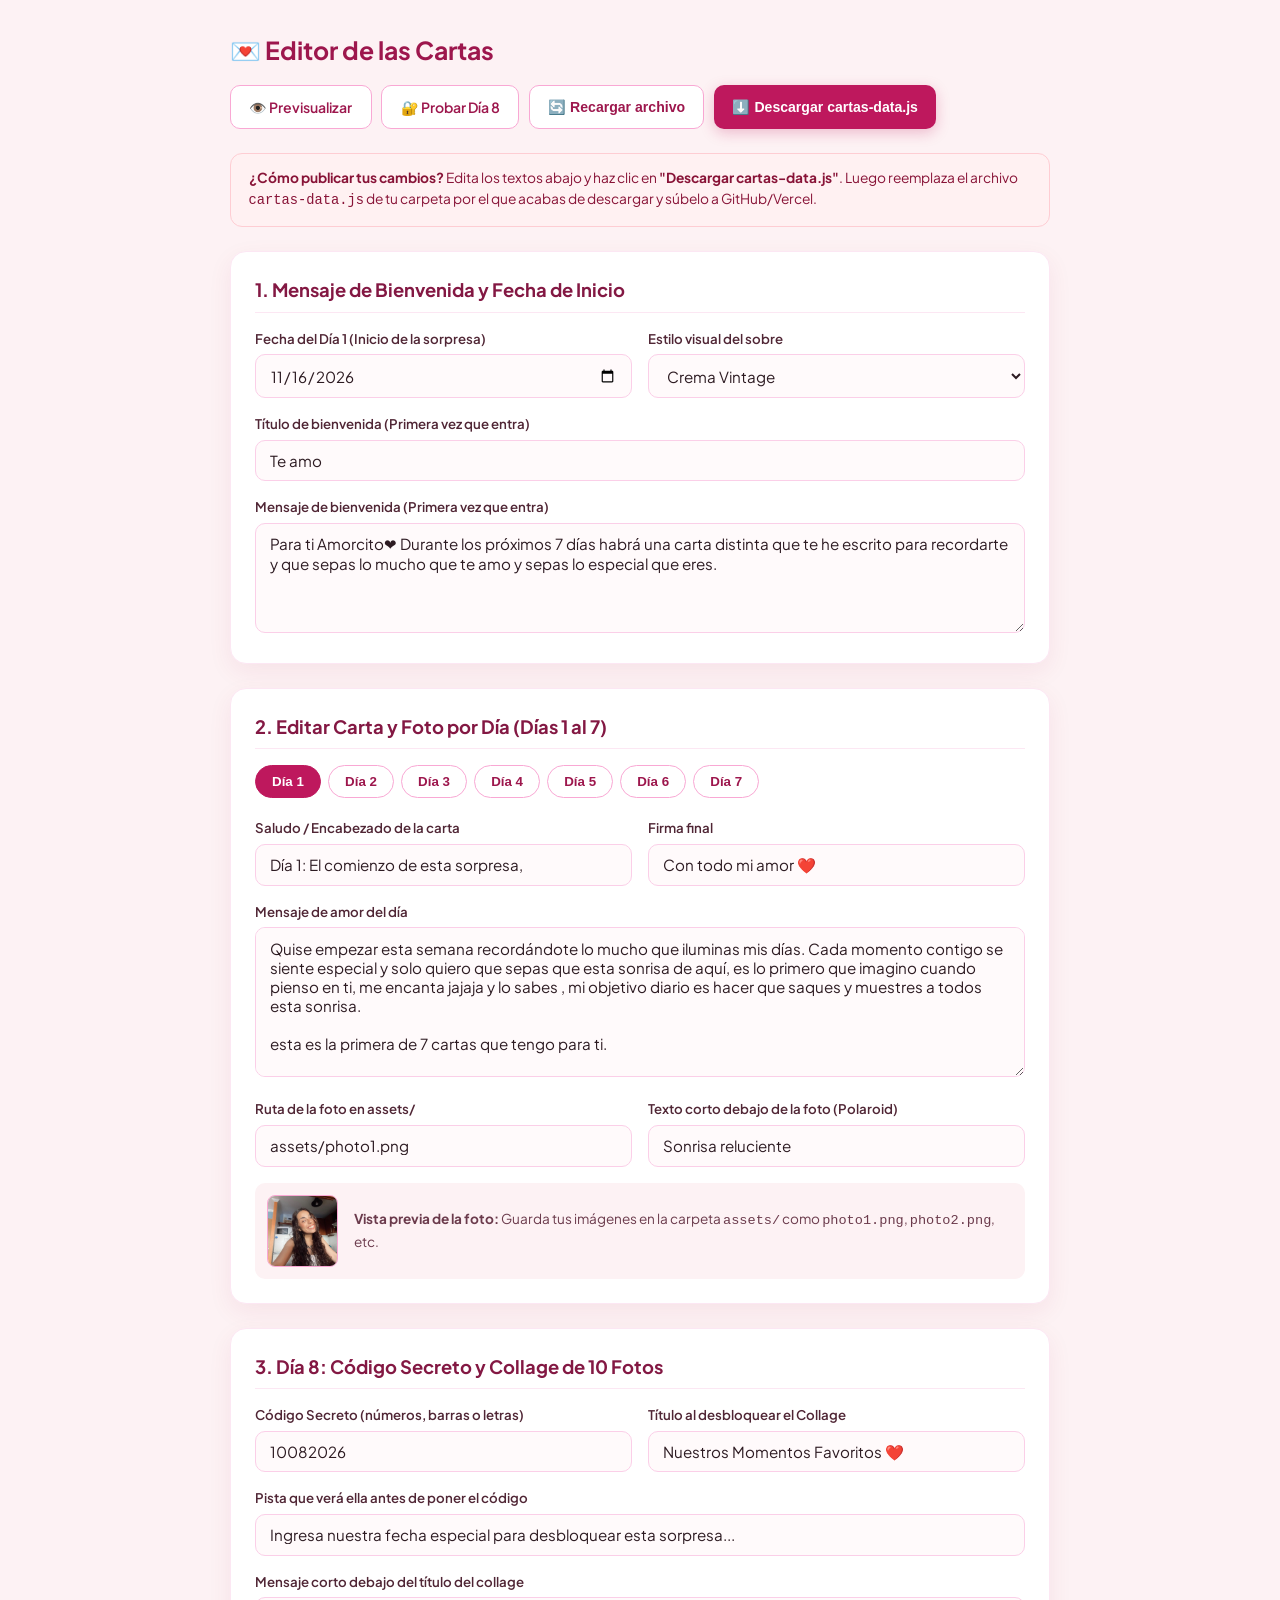
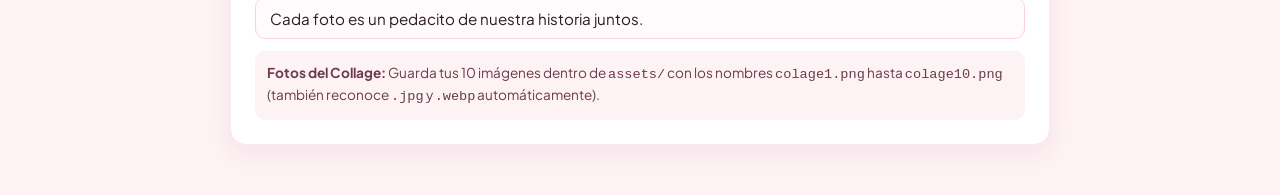
<file: index-admin.html>
<!DOCTYPE html>
<html lang="es">
<head>
  <meta charset="UTF-8">
  <meta name="viewport" content="width=device-width, initial-scale=1.0">
  <title>Admin - Editor de las Cartas 💌</title>
  <link href="https://fonts.googleapis.com/css2?family=Plus+Jakarta+Sans:wght@400;500;600;700&display=swap" rel="stylesheet">
  <link rel="stylesheet" href="styles.css">
  <script src="cartas-data.js"></script>
</head>
<body class="admin-page">

  <div class="admin-container">
    <header class="admin-header">
      <h1>💌 Editor de las Cartas</h1>
      <div class="actions-bar">
        <a href="index.html" target="_blank" class="btn btn-secondary">👁️ Previsualizar</a>
        <a href="index.html?dia=8" target="_blank" class="btn btn-secondary">🔐 Probar Día 8</a>
        <button class="btn btn-secondary" id="resetFromFileBtn" title="Descarta borrador local y recarga cartas-data.js">🔄 Recargar archivo</button>
        <button class="btn btn-primary" id="downloadFileBtn">⬇️ Descargar cartas-data.js</button>
      </div>
    </header>

    <div class="info-banner">
      <strong>¿Cómo publicar tus cambios?</strong> Edita los textos abajo y haz clic en <strong>"Descargar cartas-data.js"</strong>. Luego reemplaza el archivo <code>cartas-data.js</code> de tu carpeta por el que acabas de descargar y súbelo a GitHub/Vercel.
    </div>

    <!-- Configuración General y Mensaje de Bienvenida -->
    <section class="admin-card">
      <h2>1. Mensaje de Bienvenida y Fecha de Inicio</h2>
      <div class="grid-2">
        <div>
          <label for="startDate">Fecha del Día 1 (Inicio de la sorpresa)</label>
          <input type="date" id="startDate">
        </div>
        <div>
          <label for="themeSelect">Estilo visual del sobre</label>
          <select id="themeSelect">
            <option value="rose">Rosa Romántico</option>
            <option value="vintage">Crema Vintage</option>
            <option value="lavender">Lavanda Mágico</option>
            <option value="midnight">Medianoche Dorado</option>
          </select>
        </div>
      </div>

      <div style="margin-bottom: 1rem;">
        <label for="welcomeTitle">Título de bienvenida (Primera vez que entra)</label>
        <input type="text" id="welcomeTitle">
      </div>

      <div>
        <label for="welcomeMessage">Mensaje de bienvenida (Primera vez que entra)</label>
        <textarea id="welcomeMessage"></textarea>
      </div>
    </section>

    <!-- Editor por Día (1 al 7) -->
    <section class="admin-card">
      <h2>2. Editar Carta y Foto por Día (Días 1 al 7)</h2>
      <div class="day-tabs" id="dayTabs"></div>

      <div class="grid-2">
        <div>
          <label for="dayGreeting">Saludo / Encabezado de la carta</label>
          <input type="text" id="dayGreeting">
        </div>
        <div>
          <label for="daySignature">Firma final</label>
          <input type="text" id="daySignature">
        </div>
      </div>

      <div style="margin-bottom: 1rem;">
        <label for="dayBody">Mensaje de amor del día</label>
        <textarea id="dayBody" style="min-height: 150px;"></textarea>
      </div>

      <div class="grid-2">
        <div>
          <label for="dayPhoto">Ruta de la foto en assets/</label>
          <input type="text" id="dayPhoto" placeholder="assets/photo1.png">
        </div>
        <div>
          <label for="dayCaption">Texto corto debajo de la foto (Polaroid)</label>
          <input type="text" id="dayCaption" placeholder="Nuestro recuerdo del Día 1">
        </div>
      </div>

      <div class="photo-preview-row">
        <img id="adminPhotoPreview" src="assets/photo1.png" alt="Vista previa">
        <div style="font-size: 0.85rem; color: #6b3b4c;">
          <strong>Vista previa de la foto:</strong> Guarda tus imágenes en la carpeta <code>assets/</code> como <code>photo1.png</code>, <code>photo2.png</code>, etc.
        </div>
      </div>
    </section>

    <!-- Editor Día 8: Código Secreto y Collage -->
    <section class="admin-card">
      <h2>3. Día 8: Código Secreto y Collage de 10 Fotos</h2>
      <div class="grid-2">
        <div>
          <label for="day8SecretCode">Código Secreto (números, barras o letras)</label>
          <input type="text" id="day8SecretCode" placeholder="Ej: 23/11/2026">
        </div>
        <div>
          <label for="day8CollageTitle">Título al desbloquear el Collage</label>
          <input type="text" id="day8CollageTitle" placeholder="Nuestros Momentos Favoritos ❤️">
        </div>
      </div>

      <div style="margin-bottom: 1rem;">
        <label for="day8Hint">Pista que verá ella antes de poner el código</label>
        <input type="text" id="day8Hint" placeholder="Ingresa nuestra fecha especial para desbloquear este recuerdo...">
      </div>

      <div>
        <label for="day8CollageSubtitle">Mensaje corto debajo del título del collage</label>
        <input type="text" id="day8CollageSubtitle" placeholder="Cada foto es un pedacito de nuestra historia juntos.">
      </div>

      <div class="photo-preview-row">
        <div style="font-size: 0.85rem; color: #6b3b4c;">
          <strong>Fotos del Collage:</strong> Guarda tus 10 imágenes dentro de <code>assets/</code> con los nombres <code>colage1.png</code> hasta <code>colage10.png</code> (también reconoce <code>.jpg</code> y <code>.webp</code> automáticamente).
        </div>
      </div>
    </section>
  </div>

  <div class="status-toast" id="toast">¡Archivo cartas-data.js descargado! ✨</div>

  <script>
    const DRAFT_KEY = "love_letters_admin_draft_v1";

    let data = JSON.parse(localStorage.getItem(DRAFT_KEY)) || structuredClone(window.CARTAS_CONFIG);
    if (!data.day8) {
      data.day8 = {
        secretCode: "23/11/2026",
        hint: "Ingresa nuestra fecha especial para desbloquear este recuerdo...",
        collageTitle: "Nuestros Momentos Favoritos ❤️",
        collageSubtitle: "Cada foto es un pedacito de nuestra historia juntos."
      };
    }

    let currentEditDay = 1;

    function showToast(msg) {
      const toast = document.getElementById("toast");
      toast.textContent = msg;
      toast.classList.add("show");
      setTimeout(() => toast.classList.remove("show"), 3000);
    }

    function syncFormToMemory() {
      data.startDate = document.getElementById("startDate").value || "2026-11-16";
      data.theme = document.getElementById("themeSelect").value;
      data.welcomeTitle = document.getElementById("welcomeTitle").value;
      data.welcomeMessage = document.getElementById("welcomeMessage").value;

      const dayObj = data.days.find(d => d.day === currentEditDay);
      if (dayObj) {
        dayObj.greeting = document.getElementById("dayGreeting").value;
        dayObj.signature = document.getElementById("daySignature").value;
        dayObj.body = document.getElementById("dayBody").value;
        dayObj.photo = document.getElementById("dayPhoto").value;
        dayObj.caption = document.getElementById("dayCaption").value;
      }

      data.day8 = {
        secretCode: document.getElementById("day8SecretCode").value,
        hint: document.getElementById("day8Hint").value,
        collageTitle: document.getElementById("day8CollageTitle").value,
        collageSubtitle: document.getElementById("day8CollageSubtitle").value
      };

      localStorage.setItem(DRAFT_KEY, JSON.stringify(data));
    }

    function loadDayIntoForm(dayNum) {
      currentEditDay = dayNum;
      const dayObj = data.days.find(d => d.day === dayNum);
      document.getElementById("dayGreeting").value = dayObj.greeting;
      document.getElementById("daySignature").value = dayObj.signature;
      document.getElementById("dayBody").value = dayObj.body;
      document.getElementById("dayPhoto").value = dayObj.photo;
      document.getElementById("dayCaption").value = dayObj.caption || "";
      document.getElementById("adminPhotoPreview").src = dayObj.photo;
      renderTabs();
    }

    function loadAllFields() {
      document.getElementById("startDate").value = data.startDate;
      document.getElementById("themeSelect").value = data.theme;
      document.getElementById("welcomeTitle").value = data.welcomeTitle;
      document.getElementById("welcomeMessage").value = data.welcomeMessage;

      document.getElementById("day8SecretCode").value = data.day8.secretCode || "";
      document.getElementById("day8Hint").value = data.day8.hint || "";
      document.getElementById("day8CollageTitle").value = data.day8.collageTitle || "";
      document.getElementById("day8CollageSubtitle").value = data.day8.collageSubtitle || "";

      loadDayIntoForm(currentEditDay);
    }

    function renderTabs() {
      const tabs = document.getElementById("dayTabs");
      tabs.innerHTML = "";
      for (let d = 1; d <= 7; d++) {
        const btn = document.createElement("button");
        btn.className = `tab-btn ${d === currentEditDay ? "active" : ""}`;
        btn.textContent = `Día ${d}`;
        btn.onclick = () => {
          syncFormToMemory();
          loadDayIntoForm(d);
        };
        tabs.appendChild(btn);
      }
    }

    document.querySelectorAll("input, textarea, select").forEach(el => {
      el.addEventListener("input", () => {
        syncFormToMemory();
        if (el.id === "dayPhoto") {
          document.getElementById("adminPhotoPreview").src = el.value;
        }
      });
    });

    document.getElementById("downloadFileBtn").addEventListener("click", () => {
      syncFormToMemory();
      const fileContent = `window.CARTAS_CONFIG = ${JSON.stringify(data, null, 2)};\n`;
      const blob = new Blob([fileContent], { type: "application/javascript;charset=utf-8" });
      const url = URL.createObjectURL(blob);

      const a = document.createElement("a");
      a.href = url;
      a.download = "cartas-data.js";
      document.body.appendChild(a);
      a.click();
      a.remove();
      URL.revokeObjectURL(url);

      showToast("¡Descargado! Reemplaza cartas-data.js en tu carpeta ✨");
    });

    document.getElementById("resetFromFileBtn").addEventListener("click", () => {
      if (confirm("¿Quieres cargar los datos actuales de cartas-data.js y descartar cambios sin descargar?")) {
        localStorage.removeItem(DRAFT_KEY);
        data = structuredClone(window.CARTAS_CONFIG);
        if (!data.day8) {
          data.day8 = {
            secretCode: "23/11/2026",
            hint: "Ingresa nuestra fecha especial para desbloquear este recuerdo...",
            collageTitle: "Nuestros Momentos Favoritos ❤️",
            collageSubtitle: "Cada foto es un pedacito de nuestra historia juntos."
          };
        }
        loadAllFields();
        showToast("Datos recargados desde cartas-data.js 🔄");
      }
    });

    loadAllFields();
  </script>
</body>
</html>
</file>
<file: styles.css>
/* ==========================================================================
   VARIABLES Y TEMAS (Vista Principal)
   ========================================================================== */
:root {
  --bg-gradient: linear-gradient(135deg, #fff0f3 0%, #ffe3e8 50%, #ffd1dc 100%);
  --env-body: #ff8fa3;
  --env-flap: #ff758f;
  --env-pocket: #ffb3c1;
  --env-pocket-dark: #ff9eb0;
  --seal-color: #c9184a;
  --paper-bg: #fffdf9;
  --text-main: #4a2532;
  --accent: #c9184a;
  --shadow-color: rgba(201, 24, 74, 0.22);
}

[data-theme="vintage"] {
  --bg-gradient: linear-gradient(135deg, #f7efe5 0%, #efe1d1 50%, #e4d0b8 100%);
  --env-body: #c8a986;
  --env-flap: #b5926b;
  --env-pocket: #d9bfa0;
  --env-pocket-dark: #cbb090;
  --seal-color: #8b2635;
  --paper-bg: #fcf8f0;
  --text-main: #3e2c23;
  --accent: #8b2635;
  --shadow-color: rgba(62, 44, 35, 0.22);
}

[data-theme="lavender"] {
  --bg-gradient: linear-gradient(135deg, #f3e8ff 0%, #e9d5ff 50%, #d8b4fe 100%);
  --env-body: #a855f7;
  --env-flap: #9333ea;
  --env-pocket: #c084fc;
  --env-pocket-dark: #b06ef8;
  --seal-color: #6b21a8;
  --paper-bg: #fdfaff;
  --text-main: #3b0764;
  --accent: #7e22ce;
  --shadow-color: rgba(107, 33, 168, 0.22);
}

[data-theme="midnight"] {
  --bg-gradient: linear-gradient(135deg, #0f172a 0%, #1e1b4b 50%, #311042 100%);
  --env-body: #334155;
  --env-flap: #1e293b;
  --env-pocket: #475569;
  --env-pocket-dark: #3b485c;
  --seal-color: #d97706;
  --paper-bg: #fffbeb;
  --text-main: #1e293b;
  --accent: #b45309;
  --shadow-color: rgba(0, 0, 0, 0.45);
}

* {
  box-sizing: border-box;
  margin: 0;
  padding: 0;
}

.hidden {
  display: none !important;
}

/* ==========================================================================
   ESTILOS DE LA PÁGINA PRINCIPAL (index.html)
   ========================================================================== */
body.letter-page {
  min-height: 100vh;
  background: var(--bg-gradient);
  font-family: 'Plus Jakarta Sans', sans-serif;
  color: var(--text-main);
  display: flex;
  flex-direction: column;
  align-items: center;
  justify-content: center;
  overflow-x: hidden;
  padding: 1.5rem 1rem;
  transition: background 0.6s ease;
}

#particles-container {
  position: fixed;
  inset: 0;
  pointer-events: none;
  overflow: hidden;
  z-index: 1;
}

.floating-heart {
  position: absolute;
  bottom: -40px;
  animation: floatUp linear forwards;
  opacity: 0;
  user-select: none;
}

@keyframes floatUp {
  0% { transform: translateY(0) scale(0.6) rotate(0deg); opacity: 0; }
  15% { opacity: 0.85; }
  85% { opacity: 0.85; }
  100% { transform: translateY(-105vh) scale(1.2) rotate(25deg); opacity: 0; }
}

/* Navegación superior de días */
.day-nav {
  position: relative;
  z-index: 10;
  display: flex;
  flex-direction: column;
  align-items: center;
  gap: 0.65rem;
  margin-bottom: 1.5rem;
  transition: opacity 0.35s ease, transform 0.35s ease;
}

body.letter-open .day-nav {
  opacity: 0;
  pointer-events: none;
  transform: translateY(-10px);
}

.day-badge-title {
  font-family: 'Dancing Script', cursive;
  font-size: 1.85rem;
  color: var(--accent);
  text-shadow: 0 2px 10px rgba(255, 255, 255, 0.4);
}

[data-theme="midnight"] .day-badge-title {
  color: #fbbf24;
}

.days-pills {
  display: flex;
  gap: 0.45rem;
  flex-wrap: wrap;
  justify-content: center;
}

.day-pill {
  padding: 0.4rem 0.85rem;
  border-radius: 999px;
  border: 1.5px solid rgba(255, 255, 255, 0.7);
  background: rgba(255, 255, 255, 0.55);
  backdrop-filter: blur(8px);
  font-size: 0.82rem;
  font-weight: 600;
  color: var(--text-main);
  cursor: pointer;
  transition: all 0.25s ease;
}

.day-pill.active {
  background: var(--accent);
  color: #fff;
  border-color: var(--accent);
  transform: translateY(-2px);
  box-shadow: 0 4px 12px var(--shadow-color);
}

.day-pill.locked {
  opacity: 0.5;
  cursor: not-allowed;
}

/* Escena del Sobre 3D */
.stage {
  position: relative;
  z-index: 20;
  width: 100%;
  max-width: 440px;
  display: flex;
  flex-direction: column;
  align-items: center;
  margin-top: 2rem;
}

.envelope-wrapper {
  position: relative;
  width: 340px;
  height: 230px;
  perspective: 1200px;
  cursor: pointer;
  transition: transform 0.4s cubic-bezier(0.34, 1.56, 0.64, 1);
}

.envelope-wrapper:not(.open):hover {
  transform: translateY(-8px) scale(1.02);
}

.envelope-back {
  position: absolute;
  inset: 0;
  background: var(--env-body);
  border-radius: 12px;
  box-shadow: 0 22px 45px var(--shadow-color);
}

.letter {
  position: absolute;
  left: 14px;
  right: 14px;
  bottom: 12px;
  height: 205px;
  background: var(--paper-bg);
  border-radius: 10px;
  padding: 1.4rem 1.3rem;
  box-shadow: 0 6px 20px rgba(0, 0, 0, 0.1);
  transition: all 0.65s cubic-bezier(0.22, 1, 0.36, 1);
  z-index: 2;
  overflow: hidden;
  display: flex;
  flex-direction: column;
}

.envelope-wrapper.open .letter {
  position: fixed;
  top: 50%;
  left: 50%;
  right: auto;
  bottom: auto;
  transform: translate(-50%, -50%);
  height: auto;
  min-height: 410px;
  max-height: 82vh;
  width: 92vw;
  max-width: 480px;
  z-index: 50;
  overflow-y: auto;
  box-shadow: 0 25px 60px rgba(0, 0, 0, 0.28);
  border: 1px solid rgba(0, 0, 0, 0.06);
  cursor: default;
}

.letter-header {
  display: flex;
  justify-content: space-between;
  align-items: center;
  border-bottom: 1px dashed rgba(0, 0, 0, 0.12);
  padding-bottom: 0.5rem;
  margin-bottom: 0.85rem;
}

.letter-day-tag {
  font-size: 0.75rem;
  font-weight: 600;
  text-transform: uppercase;
  letter-spacing: 0.08em;
  color: var(--accent);
}

.close-letter-btn {
  background: none;
  border: none;
  font-size: 1.25rem;
  color: var(--text-main);
  opacity: 0.55;
  cursor: pointer;
  display: none;
  padding: 0.15rem 0.4rem;
}

.envelope-wrapper.open .close-letter-btn {
  display: block;
}

.close-letter-btn:hover {
  opacity: 1;
}

.letter-greeting {
  font-family: 'Dancing Script', cursive;
  font-size: 1.75rem;
  color: var(--accent);
  margin-bottom: 0.75rem;
}

/* Marco Polaroid */
.polaroid-frame {
  background: #ffffff;
  padding: 0.55rem 0.55rem 1.2rem 0.55rem;
  border-radius: 6px;
  box-shadow: 0 6px 18px rgba(0, 0, 0, 0.12);
  border: 1px solid rgba(0, 0, 0, 0.06);
  margin: 0.5rem auto 1rem auto;
  width: 100%;
  max-width: 280px;
  transform: rotate(-1.5deg);
  transition: transform 0.3s ease;
}

.polaroid-frame:hover {
  transform: rotate(0deg) scale(1.02);
}

.polaroid-frame img {
  width: 100%;
  height: 200px;
  object-fit: cover;
  border-radius: 4px;
  display: block;
}

.polaroid-caption {
  font-family: 'Dancing Script', cursive;
  font-size: 1.1rem;
  text-align: center;
  color: #555;
  margin-top: 0.45rem;
}

.letter-body {
  font-family: 'Lora', serif;
  font-size: 1rem;
  line-height: 1.72;
  color: var(--text-main);
  white-space: pre-line;
  margin-bottom: 1.2rem;
}

.letter-signature {
  font-family: 'Dancing Script', cursive;
  font-size: 1.6rem;
  color: var(--accent);
  text-align: right;
  margin-top: auto;
}

.envelope-pocket {
  position: absolute;
  inset: 0;
  z-index: 3;
  pointer-events: none;
  border-radius: 12px;
  overflow: hidden;
}

.envelope-pocket::before {
  content: '';
  position: absolute;
  inset: 0;
  background: linear-gradient(135deg, var(--env-pocket) 50%, var(--env-pocket-dark) 50%);
  clip-path: polygon(0 0, 50% 54%, 100% 0, 100% 100%, 0 100%);
}

.envelope-flap {
  position: absolute;
  top: 0;
  left: 0;
  width: 100%;
  height: 130px;
  background: var(--env-flap);
  clip-path: polygon(0 0, 100% 0, 50% 100%);
  transform-origin: top center;
  transition: transform 0.65s cubic-bezier(0.4, 0, 0.2, 1), z-index 0.2s 0.3s;
  z-index: 4;
  border-top-left-radius: 12px;
  border-top-right-radius: 12px;
}

.envelope-wrapper.open .envelope-flap {
  transform: rotateX(180deg);
  z-index: 1;
}

.wax-seal {
  position: absolute;
  top: 98px;
  left: 50%;
  transform: translate(-50%, -50%);
  width: 54px;
  height: 54px;
  background: var(--seal-color);
  border-radius: 50%;
  z-index: 5;
  display: flex;
  align-items: center;
  justify-content: center;
  box-shadow: 0 6px 15px rgba(0, 0, 0, 0.3), inset 0 2px 4px rgba(255, 255, 255, 0.35);
  transition: opacity 0.35s ease, transform 0.35s ease;
}

.wax-seal span {
  font-size: 1.5rem;
  color: #fff;
  filter: drop-shadow(0 1px 2px rgba(0, 0, 0, 0.3));
}

.envelope-wrapper.open .wax-seal {
  opacity: 0;
  transform: translate(-50%, -50%) scale(0.4);
  pointer-events: none;
}

.tap-hint {
  margin-top: 1.4rem;
  font-size: 0.9rem;
  font-weight: 500;
  opacity: 0.8;
  animation: pulse 2s infinite;
  transition: opacity 0.3s ease;
}

body.letter-open .tap-hint {
  animation: none;
  opacity: 0;
  visibility: hidden;
  pointer-events: none;
}

.envelope-wrapper.open {
  z-index: 50;
}

[data-theme="midnight"] .tap-hint {
  color: #f8fafc;
}

@keyframes pulse {
  0%, 100% { transform: scale(1); opacity: 0.75; }
  50% { transform: scale(1.04); opacity: 1; }
}

.reopen-welcome-btn {
  margin-top: 1.5rem;
  background: rgba(255, 255, 255, 0.6);
  border: 1px solid rgba(255, 255, 255, 0.8);
  padding: 0.45rem 1rem;
  border-radius: 999px;
  font-size: 0.8rem;
  color: var(--text-main);
  cursor: pointer;
  backdrop-filter: blur(6px);
  transition: background 0.2s, opacity 0.3s;
  z-index: 10;
}

.reopen-welcome-btn:hover {
  background: rgba(255, 255, 255, 0.9);
}

body.letter-open .reopen-welcome-btn {
  opacity: 0;
  pointer-events: none;
}

/* ==========================================================================
   DÍA 8: CÓDIGO SECRETO Y COLLAGE ENMARCADO
   ========================================================================== */
.day8-stage {
  position: relative;
  z-index: 20;
  width: 100%;
  max-width: 860px;
  margin-top: 0.5rem;
  display: flex;
  flex-direction: column;
  align-items: center;
}

.secret-code-card {
  background: var(--paper-bg);
  width: 100%;
  max-width: 420px;
  border-radius: 22px;
  padding: 2.2rem 1.8rem;
  text-align: center;
  box-shadow: 0 22px 45px var(--shadow-color);
  border: 1.5px solid rgba(255, 255, 255, 0.8);
}

.secret-icon {
  font-size: 2.6rem;
  margin-bottom: 0.6rem;
}

.secret-title {
  font-family: 'Dancing Script', cursive;
  font-size: 2.1rem;
  color: var(--accent);
  margin-bottom: 0.5rem;
}

.secret-hint {
  font-family: 'Lora', serif;
  font-size: 0.96rem;
  line-height: 1.55;
  color: var(--text-main);
  opacity: 0.9;
}

.secret-input-wrapper {
  margin: 1.4rem 0 1.5rem 0;
}

.secret-code-input {
  width: 100%;
  max-width: 280px;
  padding: 0.85rem 1rem;
  text-align: center;
  font-family: 'Plus Jakarta Sans', monospace;
  font-size: 1.45rem;
  font-weight: 700;
  letter-spacing: 0.18em;
  color: var(--accent);
  background: rgba(255, 255, 255, 0.9);
  border: 2px dashed var(--env-body);
  border-radius: 14px;
  transition: border-color 0.25s, box-shadow 0.25s;
}

.secret-code-input::placeholder {
  color: var(--env-body);
  opacity: 0.65;
}

.secret-code-input:focus {
  outline: none;
  border-style: solid;
  border-color: var(--accent);
  box-shadow: 0 0 0 4px var(--shadow-color);
}

.secret-error {
  margin-top: 0.65rem;
  font-size: 0.84rem;
  font-weight: 600;
  color: #dc2626;
}

@keyframes shakeHorizontal {
  0%, 100% { transform: translateX(0); }
  25% { transform: translateX(-7px); }
  75% { transform: translateX(7px); }
}

.shake-input {
  animation: shakeHorizontal 0.3s ease-in-out;
}

/* Sección Collage y Barra de Herramientas */
.collage-section {
  width: 100%;
  animation: fadeInCollage 0.55s ease-out forwards;
}

@keyframes fadeInCollage {
  from { opacity: 0; transform: translateY(14px) scale(0.97); }
  to { opacity: 1; transform: translateY(0) scale(1); }
}

.collage-toolbar {
  background: rgba(255, 255, 255, 0.88);
  backdrop-filter: blur(10px);
  border-radius: 16px;
  padding: 0.9rem 1.2rem;
  margin-bottom: 1.2rem;
  display: flex;
  flex-wrap: wrap;
  align-items: center;
  justify-content: space-between;
  gap: 0.85rem;
  box-shadow: 0 8px 25px rgba(0, 0, 0, 0.08);
  border: 1px solid rgba(255, 255, 255, 0.9);
}

.frame-selector-group {
  display: flex;
  align-items: center;
  flex-wrap: wrap;
  gap: 0.5rem;
}

.toolbar-label {
  font-size: 0.82rem;
  font-weight: 700;
  color: #4a2532;
}

.frame-pills {
  display: flex;
  gap: 0.4rem;
  flex-wrap: wrap;
}

.frame-pill {
  padding: 0.42rem 0.8rem;
  border-radius: 999px;
  border: 1.5px solid #e5e7eb;
  background: #fff;
  font-size: 0.78rem;
  font-weight: 600;
  color: #374151;
  cursor: pointer;
  transition: all 0.2s ease;
}

.frame-pill:hover {
  border-color: var(--accent);
}

.frame-pill.active {
  background: var(--accent);
  color: #fff;
  border-color: var(--accent);
}

.export-actions {
  display: flex;
  gap: 0.5rem;
}

.action-btn {
  padding: 0.5rem 1rem;
  border-radius: 10px;
  border: none;
  font-family: inherit;
  font-size: 0.82rem;
  font-weight: 700;
  cursor: pointer;
  transition: transform 0.15s, filter 0.2s;
}

.action-btn:hover {
  transform: translateY(-1px);
  filter: brightness(1.06);
}

.btn-print {
  background: #fff;
  color: var(--accent);
  border: 1.5px solid var(--accent);
}

.btn-download {
  background: var(--accent);
  color: #fff;
  box-shadow: 0 4px 12px var(--shadow-color);
}

/* ==========================================================================
   3 DISEÑOS DE MARCO DECORATIVO PARA EL COLLAGE
   ========================================================================== */
.collage-framed-sheet {
  position: relative;
  border-radius: 20px;
  padding: 1.25rem;
  box-shadow: 0 24px 55px var(--shadow-color);
  transition: all 0.35s ease;
}

.collage-inner-border {
  border-radius: 14px;
  padding: 1.6rem 1.3rem;
  transition: all 0.35s ease;
}

.corner-ornament {
  position: absolute;
  font-size: 1.35rem;
  line-height: 1;
  z-index: 4;
  pointer-events: none;
}

.corner-ornament.top-left { top: 14px; left: 16px; }
.corner-ornament.top-right { top: 14px; right: 16px; }
.corner-ornament.bottom-left { bottom: 14px; left: 16px; }
.corner-ornament.bottom-right { bottom: 14px; right: 16px; }

/* MARCO 1: Clásico Romántico */
.frame-romantic {
  background: linear-gradient(135deg, #fff5f7 0%, #ffe4ec 100%);
  border: 6px solid #ff8fa3;
}
.frame-romantic .collage-inner-border {
  background: #ffffff;
  border: 2px dashed #ffb3c1;
}
.frame-romantic .corner-ornament { color: #c9184a; }
.frame-romantic .collage-title,
.frame-romantic .letter-day-tag,
.frame-romantic .collage-footer-note { color: #c9184a; }
.frame-romantic .collage-subtitle { color: #6d3b47; }

/* MARCO 2: Vintage Dorado */
.frame-vintage {
  background: linear-gradient(135deg, #f3e5cc 0%, #e6d2b5 100%);
  border: 8px double #9c7a54;
}
.frame-vintage .collage-inner-border {
  background: #fcf8f0;
  border: 2px solid #d4af37;
  box-shadow: inset 0 0 18px rgba(181, 146, 107, 0.18);
}
.frame-vintage .corner-ornament { color: #8b2635; font-size: 1.5rem; }
.frame-vintage .collage-title,
.frame-vintage .letter-day-tag,
.frame-vintage .collage-footer-note { color: #8b2635; }
.frame-vintage .collage-subtitle { color: #5c4033; }

/* MARCO 3: Noche Estrellada */
.frame-night {
  background: linear-gradient(135deg, #0f172a 0%, #1e1b4b 100%);
  border: 6px solid #f59e0b;
}
.frame-night .collage-inner-border {
  background: rgba(30, 27, 75, 0.85);
  border: 1.5px solid #fcd34d;
}
.frame-night .corner-ornament { color: #fbbf24; }
.frame-night .collage-title,
.frame-night .letter-day-tag,
.frame-night .collage-footer-note { color: #fbbf24; }
.frame-night .collage-subtitle { color: #e2e8f0; }

.collage-header {
  text-align: center;
  margin-bottom: 1.4rem;
}

.collage-title {
  font-family: 'Dancing Script', cursive;
  font-size: 2.2rem;
  margin-top: 0.25rem;
}

.collage-subtitle {
  font-family: 'Lora', serif;
  font-size: 0.95rem;
  margin-top: 0.35rem;
}

.collage-footer-note {
  font-family: 'Dancing Script', cursive;
  font-size: 1.5rem;
  text-align: center;
  margin-top: 1.4rem;
}

.collage-grid {
  display: grid;
  grid-template-columns: repeat(2, 1fr);
  gap: 0.85rem;
}

@media (min-width: 640px) {
  .collage-grid {
    grid-template-columns: repeat(4, 1fr);
    gap: 1rem;
  }
  .collage-card:nth-child(1),
  .collage-card:nth-child(6) {
    grid-column: span 2;
    grid-row: span 2;
  }
}

.collage-card {
  background: #fff;
  padding: 0.45rem;
  border-radius: 10px;
  box-shadow: 0 6px 16px rgba(0, 0, 0, 0.12);
  border: 1px solid rgba(0, 0, 0, 0.06);
  aspect-ratio: 1 / 1;
  overflow: hidden;
  cursor: pointer;
  transition: transform 0.3s ease, box-shadow 0.3s ease;
}

.collage-card:nth-child(odd) {
  transform: rotate(-1deg);
}

.collage-card:nth-child(even) {
  transform: rotate(1deg);
}

.collage-card:hover {
  transform: rotate(0deg) scale(1.03);
  box-shadow: 0 12px 24px rgba(0, 0, 0, 0.18);
  z-index: 5;
}

.collage-card img {
  width: 100%;
  height: 100%;
  object-fit: cover;
  border-radius: 6px;
  display: block;
}

/* Lightbox para ampliar foto */
.lightbox-overlay {
  position: fixed;
  inset: 0;
  background: rgba(15, 10, 15, 0.85);
  backdrop-filter: blur(6px);
  z-index: 120;
  display: flex;
  align-items: center;
  justify-content: center;
  padding: 1.5rem;
}

.lightbox-overlay img {
  max-width: 92vw;
  max-height: 85vh;
  border-radius: 12px;
  border: 4px solid #fff;
  box-shadow: 0 20px 50px rgba(0, 0, 0, 0.5);
}

.lightbox-close {
  position: fixed;
  top: 1.25rem;
  right: 1.5rem;
  background: rgba(255, 255, 255, 0.2);
  color: #fff;
  border: none;
  width: 40px;
  height: 40px;
  border-radius: 50%;
  font-size: 1.2rem;
  cursor: pointer;
}

/* ==========================================================================
   ESTILOS DE IMPRESIÓN (@media print)
   ========================================================================== */
@media print {
  body.letter-page {
    background: #fff !important;
    padding: 0 !important;
    display: block !important;
  }

  .no-print,
  #particles-container,
  .welcome-overlay {
    display: none !important;
  }

  .day8-stage {
    max-width: 100% !important;
    margin: 0 !important;
  }

  .collage-framed-sheet {
    box-shadow: none !important;
    border-radius: 0 !important;
    -webkit-print-color-adjust: exact;
    print-color-adjust: exact;
    page-break-inside: avoid;
  }

  .collage-grid {
    grid-template-columns: repeat(4, 1fr) !important;
    gap: 0.65rem !important;
  }

  .collage-card:nth-child(1),
  .collage-card:nth-child(6) {
    grid-column: span 2 !important;
    grid-row: span 2 !important;
  }
}

/* Modal de Bienvenida */
.welcome-overlay {
  position: fixed;
  inset: 0;
  background: rgba(25, 10, 18, 0.65);
  backdrop-filter: blur(8px);
  z-index: 100;
  display: flex;
  align-items: center;
  justify-content: center;
  padding: 1.25rem;
  opacity: 0;
  pointer-events: none;
  transition: opacity 0.45s ease;
}

.welcome-overlay.visible {
  opacity: 1;
  pointer-events: auto;
}

.welcome-card {
  background: #fffdf9;
  max-width: 440px;
  width: 100%;
  border-radius: 20px;
  padding: 2.2rem 1.8rem;
  text-align: center;
  box-shadow: 0 25px 60px rgba(0, 0, 0, 0.35);
  border: 2px solid #ffd1dc;
  transform: translateY(20px) scale(0.96);
  transition: transform 0.45s cubic-bezier(0.34, 1.56, 0.64, 1);
}

.welcome-overlay.visible .welcome-card {
  transform: translateY(0) scale(1);
}

.welcome-icon {
  font-size: 2.8rem;
  margin-bottom: 0.75rem;
  display: inline-block;
  animation: pulse 2s infinite;
}

.welcome-title {
  font-family: 'Dancing Script', cursive;
  font-size: 2rem;
  color: var(--accent);
  margin-bottom: 0.85rem;
}

.welcome-message {
  font-family: 'Lora', serif;
  font-size: 1.05rem;
  line-height: 1.7;
  color: #4a2532;
  margin-bottom: 1.6rem;
  white-space: pre-line;
}

.welcome-btn {
  background: var(--accent);
  color: #fff;
  border: none;
  padding: 0.85rem 1.8rem;
  border-radius: 999px;
  font-family: 'Plus Jakarta Sans', sans-serif;
  font-weight: 600;
  font-size: 0.95rem;
  cursor: pointer;
  box-shadow: 0 8px 20px var(--shadow-color);
  transition: transform 0.2s, filter 0.2s;
}

.welcome-btn:hover {
  transform: translateY(-2px);
  filter: brightness(1.08);
}

/* ==========================================================================
   ESTILOS DEL PANEL ADMIN (index-admin.html)
   ========================================================================== */
body.admin-page {
  font-family: 'Plus Jakarta Sans', sans-serif;
  background: #fdf2f4;
  color: #2d1b22;
  padding: 2rem 1rem;
  line-height: 1.5;
}

.admin-container {
  max-width: 820px;
  margin: 0 auto;
}

.admin-header {
  display: flex;
  justify-content: space-between;
  align-items: center;
  flex-wrap: wrap;
  gap: 1rem;
  margin-bottom: 1.5rem;
}

.admin-header h1 {
  font-size: 1.55rem;
  color: #9d174d;
}

.actions-bar {
  display: flex;
  gap: 0.6rem;
  flex-wrap: wrap;
}

.btn {
  padding: 0.65rem 1.15rem;
  border-radius: 10px;
  border: none;
  font-weight: 600;
  font-size: 0.88rem;
  cursor: pointer;
  transition: transform 0.15s, opacity 0.2s;
  text-decoration: none;
  display: inline-flex;
  align-items: center;
  gap: 0.4rem;
}

.btn:hover {
  transform: translateY(-1px);
  opacity: 0.92;
}

.btn-primary {
  background: #be185d;
  color: #fff;
  box-shadow: 0 4px 14px rgba(190, 24, 93, 0.25);
}

.btn-secondary {
  background: #fff;
  color: #9d174d;
  border: 1.5px solid #f9a8d4;
}

.info-banner {
  background: #fff1f2;
  border: 1px solid #fecdd3;
  border-radius: 12px;
  padding: 0.9rem 1.1rem;
  font-size: 0.86rem;
  color: #881337;
  margin-bottom: 1.5rem;
}

.admin-card {
  background: #fff;
  border-radius: 16px;
  padding: 1.5rem;
  box-shadow: 0 8px 25px rgba(157, 23, 77, 0.07);
  border: 1px solid #fce7f3;
  margin-bottom: 1.5rem;
}

.admin-card h2 {
  font-size: 1.15rem;
  color: #831843;
  margin-bottom: 1rem;
  border-bottom: 1px solid #fce7f3;
  padding-bottom: 0.5rem;
}

.grid-2 {
  display: grid;
  grid-template-columns: repeat(auto-fit, minmax(240px, 1fr));
  gap: 1rem;
  margin-bottom: 1rem;
}

.admin-page label {
  display: block;
  font-size: 0.83rem;
  font-weight: 600;
  margin-bottom: 0.35rem;
  color: #502635;
}

.admin-page input,
.admin-page textarea,
.admin-page select {
  width: 100%;
  padding: 0.65rem 0.85rem;
  border-radius: 10px;
  border: 1.5px solid #fbcfe8;
  font-family: inherit;
  font-size: 0.95rem;
  color: #2d1b22;
  background: #fffafb;
}

.admin-page input:focus,
.admin-page textarea:focus,
.admin-page select:focus {
  outline: none;
  border-color: #db2777;
  background: #fff;
}

.admin-page textarea {
  min-height: 110px;
  resize: vertical;
}

.day-tabs {
  display: flex;
  gap: 0.45rem;
  flex-wrap: wrap;
  margin-bottom: 1.25rem;
}

.tab-btn {
  padding: 0.5rem 1rem;
  border-radius: 999px;
  border: 1.5px solid #f9a8d4;
  background: #fff;
  font-weight: 600;
  color: #9d174d;
  cursor: pointer;
}

.tab-btn.active {
  background: #be185d;
  color: #fff;
  border-color: #be185d;
}

.photo-preview-row {
  display: flex;
  align-items: center;
  gap: 1rem;
  margin-top: 0.75rem;
  background: #fdf2f4;
  padding: 0.75rem;
  border-radius: 10px;
}

.photo-preview-row img {
  width: 72px;
  height: 72px;
  object-fit: cover;
  border-radius: 8px;
  border: 1px solid #f9a8d4;
  background: #fff;
}

.status-toast {
  position: fixed;
  bottom: 1.5rem;
  right: 1.5rem;
  background: #10b981;
  color: #fff;
  padding: 0.8rem 1.3rem;
  border-radius: 12px;
  font-weight: 600;
  box-shadow: 0 10px 25px rgba(0, 0, 0, 0.18);
  opacity: 0;
  transform: translateY(15px);
  transition: all 0.3s ease;
  pointer-events: none;
}

.status-toast.show {
  opacity: 1;
  transform: translateY(0);
}
</file>
